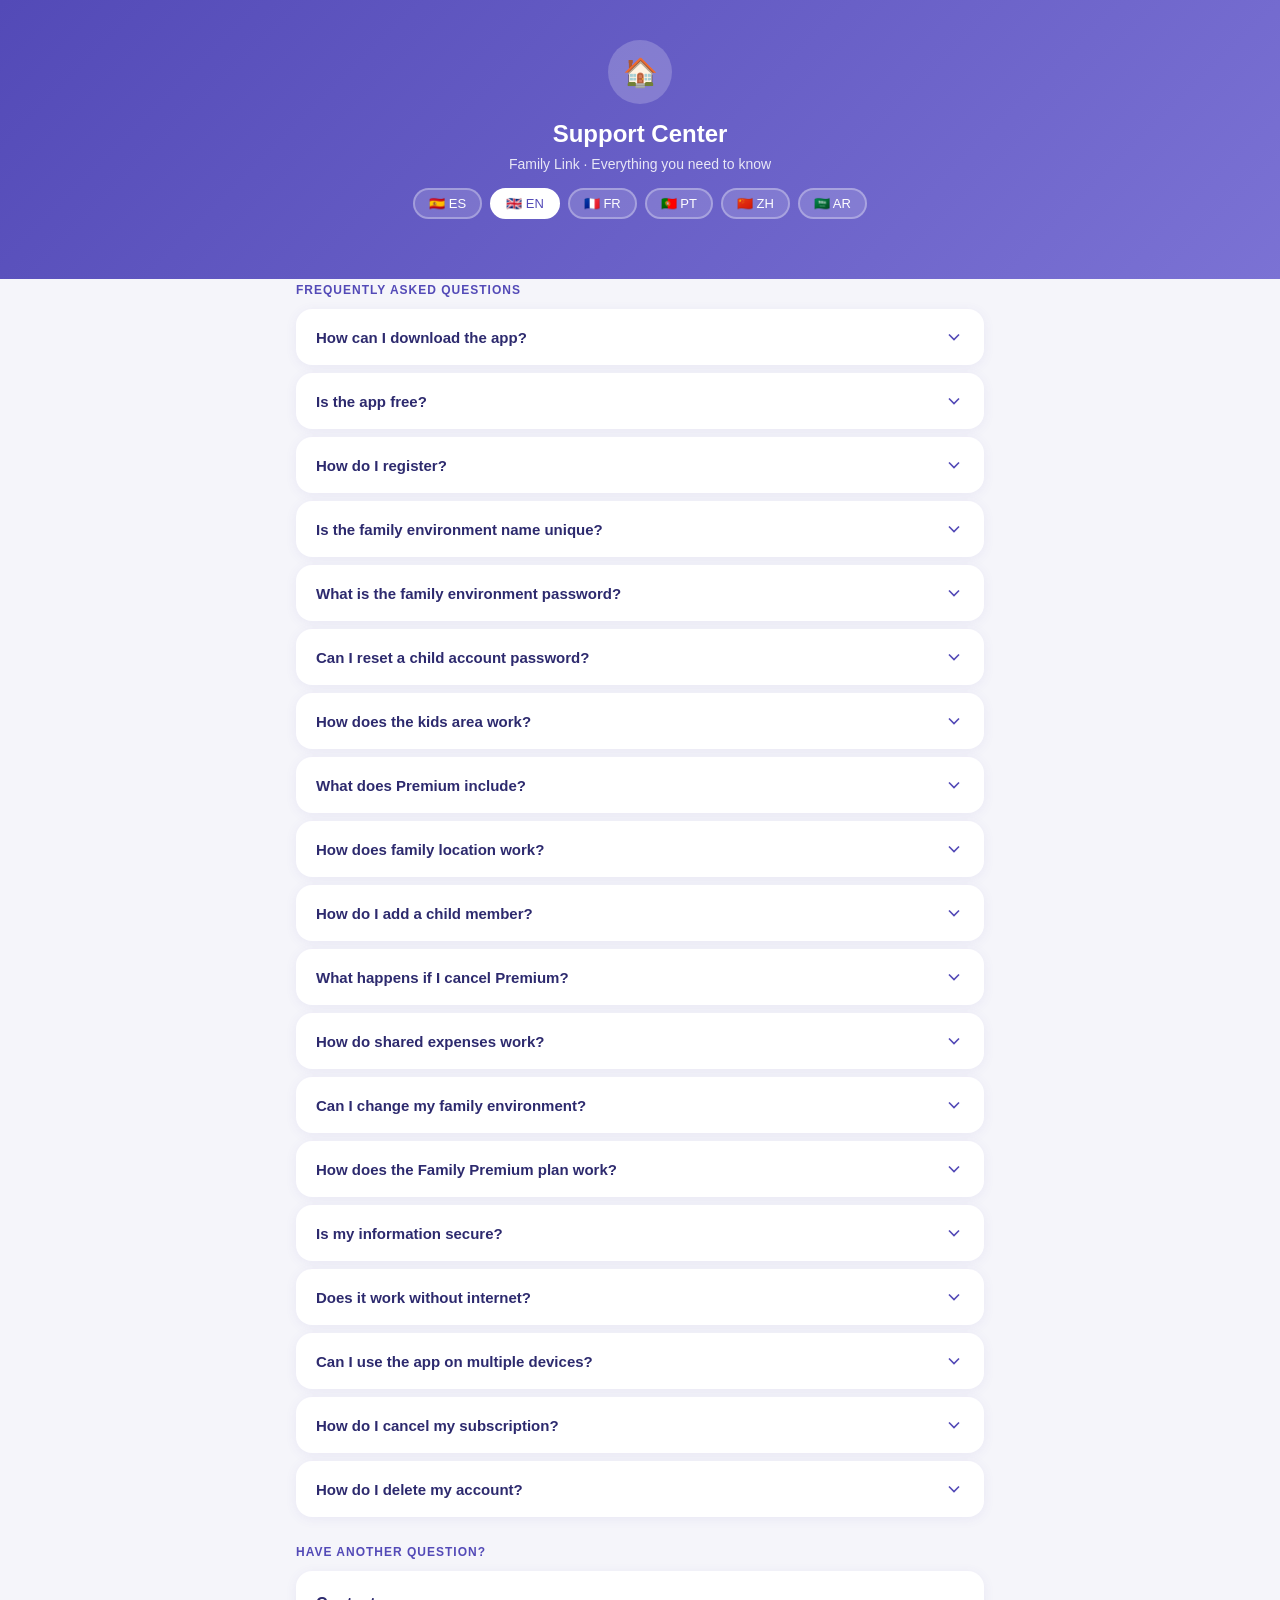
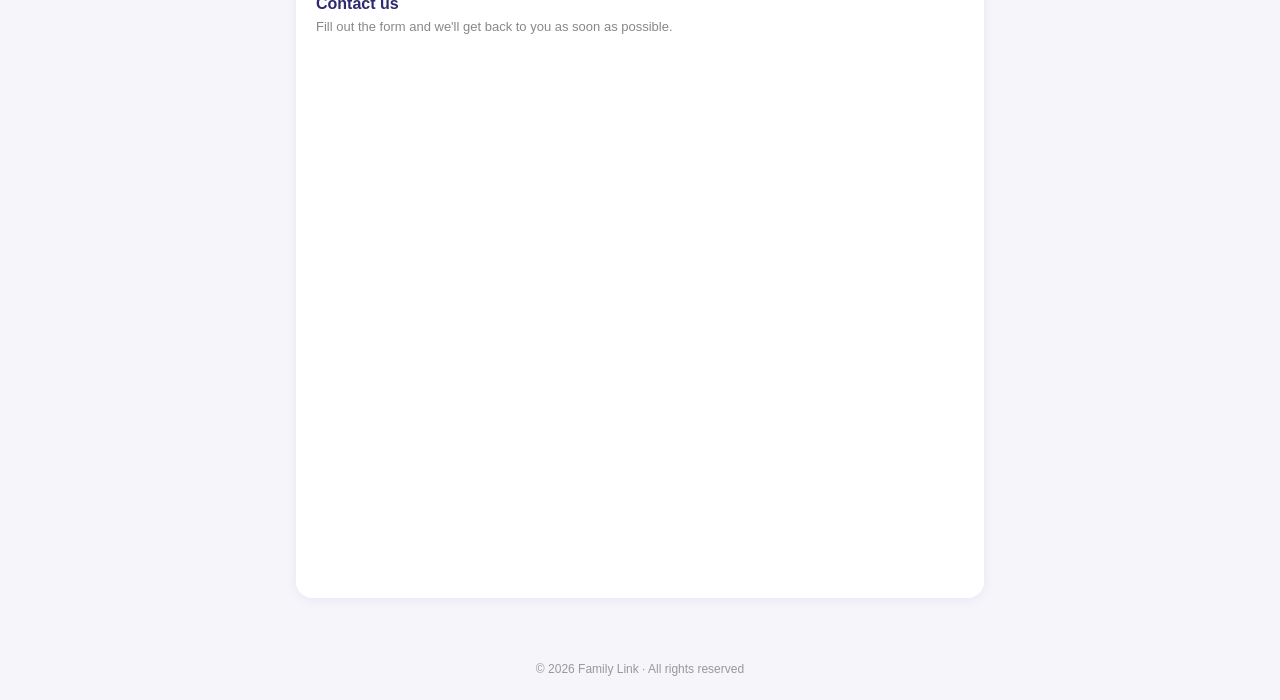
<file: index.html>
<!DOCTYPE html>
<html lang="es">
<head>
    <meta charset="UTF-8">
    <meta name="viewport" content="width=device-width, initial-scale=1.0">
    <title>Soporte Family Link</title>
    <style>
        * { margin: 0; padding: 0; box-sizing: border-box; }
        body { font-family: 'Segoe UI', Arial, sans-serif; background: #F5F5FA; color: #2D2A6E; }
        header { background: linear-gradient(135deg, #534AB7, #7B72D4); color: white; padding: 40px 24px 60px; text-align: center; }
        header h1 { font-size: 24px; font-weight: 600; margin-bottom: 8px; }
        header p { font-size: 14px; opacity: 0.85; }
        .header-icon { width: 64px; height: 64px; background: rgba(255,255,255,0.2); border-radius: 50%; display: flex; align-items: center; justify-content: center; margin: 0 auto 16px; font-size: 28px; }

        .lang-selector { display: flex; justify-content: center; gap: 8px; margin: 16px 0 0; flex-wrap: wrap; }
        .lang-btn { background: rgba(255,255,255,0.15); border: 2px solid rgba(255,255,255,0.3); color: white; padding: 6px 14px; border-radius: 20px; cursor: pointer; font-size: 13px; transition: all 0.2s; }
        .lang-btn:hover, .lang-btn.active { background: white; color: #534AB7; border-color: white; }

        main { max-width: 720px; margin: -24px auto 40px; padding: 0 16px; }
        .section-title { font-size: 12px; font-weight: 700; color: #534AB7; text-transform: uppercase; letter-spacing: 1px; margin: 28px 0 12px; }
        .faq-card { background: white; border-radius: 16px; box-shadow: 0 2px 12px rgba(83,74,183,0.08); overflow: hidden; margin-bottom: 8px; }
        .faq-question { display: flex; align-items: center; justify-content: space-between; padding: 18px 20px; cursor: pointer; font-size: 15px; font-weight: 600; color: #2D2A6E; user-select: none; transition: background 0.2s; }
        .faq-question:hover { background: #F8F7FF; }
        .faq-question .arrow { width: 20px; height: 20px; color: #534AB7; transition: transform 0.3s; flex-shrink: 0; }
        .faq-question.open .arrow { transform: rotate(180deg); }
        .faq-answer { display: none; padding: 0 20px 18px; font-size: 14px; color: #555; line-height: 1.7; border-top: 1px solid #F0EFF8; }
        .faq-answer img { display: block; max-width: 100%; border-radius: 12px; margin: 12px auto; box-shadow: 0 2px 8px rgba(0,0,0,0.1); }
        .faq-answer ul { margin: 8px 0 0 16px; }
        .form-card { background: white; border-radius: 16px; box-shadow: 0 2px 12px rgba(83,74,183,0.08); padding: 24px 20px; margin-bottom: 8px; }
        .form-card h3 { font-size: 16px; color: #2D2A6E; margin-bottom: 6px; }
        .form-card p { font-size: 13px; color: #888; margin-bottom: 16px; }
        .form-card iframe { width: 100%; border: none; border-radius: 8px; height: 520px; }
        footer { text-align: center; padding: 24px; font-size: 12px; color: #999; }
        .badge { display: inline-block; background: #EEF0FF; color: #534AB7; font-size: 11px; font-weight: 700; padding: 2px 10px; border-radius: 20px; margin-bottom: 4px; }
    </style>
</head>
<body>
<header>
    <div class="header-icon">🏠</div>
    <h1 id="header-title">Centro de Soporte</h1>
    <p id="header-sub">Family Link · Todo lo que necesitas saber</p>
    <div class="lang-selector">
        <button class="lang-btn active" onclick="setLang('es')">🇪🇸 ES</button>
        <button class="lang-btn" onclick="setLang('en')">🇬🇧 EN</button>
        <button class="lang-btn" onclick="setLang('fr')">🇫🇷 FR</button>
        <button class="lang-btn" onclick="setLang('pt')">🇵🇹 PT</button>
        <button class="lang-btn" onclick="setLang('zh')">🇨🇳 ZH</button>
        <button class="lang-btn" onclick="setLang('ar')">🇸🇦 AR</button>
    </div>
</header>

<main id="main-content"></main>

<footer id="footer-text">© 2026 Family Link · Todos los derechos reservados</footer>

<script>
const translations = {
    es: {
        headerTitle: "Centro de Soporte",
        headerSub: "Family Link · Todo lo que necesitas saber",
        faqTitle: "Preguntas frecuentes",
        contactTitle: "¿Tienes otra pregunta?",
        contactHead: "Contacta con nosotros",
        contactSub: "Rellena el formulario y te responderemos lo antes posible.",
        footer: "© 2026 Family Link · Todos los derechos reservados",
        faqs: [
            { q: "¿Cómo puedo descargar la app?", a: "La aplicación está disponible en Google Play Store. Busca <strong>Family Link</strong> e instálala en tu dispositivo Android." },
            { q: "¿Es gratuita la app?", a: "La app es gratuita. Algunas funciones avanzadas como la <strong>ubicación en tiempo real</strong> y los <strong>gastos comunes</strong> requieren una suscripción Premium. El <strong>modo supermercado</strong> está disponible con un pago único de 0,99€." },
            { q: "¿Cómo me registro?", a: "<img src='images/registro.jpg'>Completa todos los campos del formulario de registro. Necesitas un correo válido y una contraseña de al menos 6 caracteres. También deberás registrar el nombre de tu <strong>Entorno Familiar</strong> — si ya existe uno, pide el nombre exacto y la clave a un miembro de tu familia." },
            { q: "¿El nombre del entorno familiar es único?", a: "Sí, el nombre del entorno familiar es único y no puede modificarse una vez registrado. Elígelo con cuidado." },
            { q: "¿Qué es la contraseña del entorno familiar?", a: "<img src='images/pass.jpg'>Es una clave compartida entre todos los miembros del entorno. Si eres el primero en registrarte, la estableces tú y debes compartirla con el resto." },
            { q: "¿Puedo restablecer la contraseña de una cuenta infantil?", a: "No es posible restablecer la contraseña infantil directamente. Al crear la cuenta, se genera automáticamente una nota en la cuenta del adulto encargado con las credenciales de acceso del menor." },
            { q: "¿Cómo funciona el área infantil?", a: "Permite a los padres organizar tareas diarias de los niños y establecer recordatorios. Los niños acumulan puntos por cada tarea completada que pueden canjear por logros. Los padres pueden seguir el progreso desde <strong>Área infantil → Consultar tareas</strong>." },
            { q: "¿Qué incluye Premium?", a: "<span class='badge'>PREMIUM</span><br>Con Premium desbloqueas:<ul><li><strong>Ubicación familiar</strong> en tiempo real</li><li><strong>Gastos comunes</strong> compartidos</li><li><strong>Modo supermercado</strong> con escáner</li></ul><br>Disponible en planes Individual y Familiar." },
            { q: "¿Cómo funciona la ubicación familiar?", a: "Los menores comparten su ubicación automáticamente. Los adultos necesitan Premium activo para ver la ubicación desde <strong>Menú principal → Ubicación</strong>." },
            { q: "¿Cómo añado un miembro menor?", a: "Ve a <strong>Área infantil → Gestionar área infantil</strong> y pulsa el botón para crear una cuenta infantil. Se generará una nota en tu cuenta con las credenciales del menor." },
            { q: "¿Qué pasa si cancelo mi suscripción Premium?", a: "Perderás el acceso a la ubicación familiar y a los gastos comunes. Sin embargo, si compraste el modo supermercado como pago único, lo conservarás de por vida." },
            { q: "¿Cómo funcionan los gastos comunes?", a: "Crea grupos de gastos, añade quién pagó y cómo se divide. La app calcula automáticamente las deudas netas y permite registrar abonos y saldar deudas individuales." },
            { q: "¿Puedo cambiar de entorno familiar?", a: "No es posible cambiar de entorno directamente. Tendrías que eliminar tu cuenta y crear una nueva." },
            { q: "¿Cómo funciona el plan familiar Premium?", a: "<span class='badge'>FAMILIAR</span><br>Todos los adultos del entorno disfrutan de Premium con un único pago:<ul><li><strong>Familiar S</strong> — hasta 3 adultos</li><li><strong>Familiar M</strong> — hasta 5 adultos</li><li><strong>Familiar L</strong> — 6 o más adultos</li></ul>" },
            { q: "¿Es segura mi información?", a: "Sí. Toda la información se almacena en <strong>Firebase</strong> de Google con cifrado en tránsito y en reposo. Nunca vendemos ni compartimos tu información con terceros." },
            { q: "¿Funciona sin conexión a internet?", a: "Family Link necesita conexión a internet para sincronizar los datos entre los miembros de la familia." },
            { q: "¿Puedo usar la app en varios dispositivos?", a: "Sí, puedes iniciar sesión con la misma cuenta en varios dispositivos Android. Los datos se sincronizan en tiempo real." },
            { q: "¿Cómo cancelo mi suscripción?", a: "Desde <strong>Google Play → tu perfil → Suscripciones → Family Link → Cancelar</strong>. Seguirás teniendo acceso hasta el final del período pagado." },
            { q: "¿Cómo elimino mi cuenta?", a: "Ve a <strong>Ajustes → Eliminar cuenta</strong>, introduce tu contraseña y confirma. Se eliminarán permanentemente todos tus datos personales." },
        ]
    },
    en: {
        headerTitle: "Support Center",
        headerSub: "Family Link · Everything you need to know",
        faqTitle: "Frequently Asked Questions",
        contactTitle: "Have another question?",
        contactHead: "Contact us",
        contactSub: "Fill out the form and we'll get back to you as soon as possible.",
        footer: "© 2026 Family Link · All rights reserved",
        faqs: [
            { q: "How can I download the app?", a: "The app is available on the Google Play Store. Search for <strong>Family Link</strong> and install it on your Android device." },
            { q: "Is the app free?", a: "The app is free. Some advanced features like <strong>real-time location</strong> and <strong>shared expenses</strong> require a Premium subscription. <strong>Supermarket mode</strong> is available as a one-time purchase of €0.99." },
            { q: "How do I register?", a: "<img src='images/registro.jpg'>Fill in all fields in the registration form. You need a valid email and a password of at least 6 characters. You'll also need to register your <strong>Family Environment</strong> name — if one already exists, ask a family member for the exact name and key." },
            { q: "Is the family environment name unique?", a: "Yes, the family environment name is unique and cannot be changed once registered. Choose it carefully." },
            { q: "What is the family environment password?", a: "<img src='images/pass.jpg'>It's a shared key between all members. If you're the first to register, you set it and share it with the rest." },
            { q: "Can I reset a child account password?", a: "You cannot reset a child account password directly. When the account is created, a note with the credentials is automatically generated in the adult's account." },
            { q: "How does the kids area work?", a: "Parents can organize daily tasks for children and set reminders. Kids earn points for each completed task that can be exchanged for achievements. Parents can track progress from <strong>Kids Area → View tasks</strong>." },
            { q: "What does Premium include?", a: "<span class='badge'>PREMIUM</span><br>With Premium you unlock:<ul><li><strong>Family location</strong> in real time</li><li><strong>Shared expenses</strong></li><li><strong>Supermarket mode</strong> with scanner</li></ul><br>Available in Individual and Family plans." },
            { q: "How does family location work?", a: "Minors automatically share their location. Adults need an active Premium subscription to view locations from <strong>Main menu → Location</strong>." },
            { q: "How do I add a child member?", a: "Go to <strong>Kids Area → Manage kids area</strong> and tap the button to create a child account. A note with the child's credentials will be generated in your account." },
            { q: "What happens if I cancel Premium?", a: "You'll lose access to family location and shared expenses. However, if you purchased supermarket mode as a one-time payment, you'll keep it forever." },
            { q: "How do shared expenses work?", a: "Create expense groups, add who paid and how it's divided. The app automatically calculates net debts and allows you to register payments and settle individual debts." },
            { q: "Can I change my family environment?", a: "It's not possible to change environments directly. You would need to delete your account and create a new one." },
            { q: "How does the Family Premium plan work?", a: "<span class='badge'>FAMILY</span><br>All adults in the environment enjoy Premium with a single payment:<ul><li><strong>Family S</strong> — up to 3 adults</li><li><strong>Family M</strong> — up to 5 adults</li><li><strong>Family L</strong> — 6 or more adults</li></ul>" },
            { q: "Is my information secure?", a: "Yes. All data is stored in Google's <strong>Firebase</strong> with encryption in transit and at rest. We never sell or share your data with third parties." },
            { q: "Does it work without internet?", a: "Family Link needs an internet connection to sync data between family members." },
            { q: "Can I use the app on multiple devices?", a: "Yes, you can log in with the same account on multiple Android devices. Data syncs in real time." },
            { q: "How do I cancel my subscription?", a: "From <strong>Google Play → your profile → Subscriptions → Family Link → Cancel</strong>. You'll keep access until the end of the paid period." },
            { q: "How do I delete my account?", a: "Go to <strong>Settings → Delete account</strong>, enter your password and confirm. All your personal data will be permanently deleted." },
        ]
    },
    fr: {
        headerTitle: "Centre d'assistance",
        headerSub: "Family Link · Tout ce que vous devez savoir",
        faqTitle: "Questions fréquentes",
        contactTitle: "Vous avez une autre question?",
        contactHead: "Contactez-nous",
        contactSub: "Remplissez le formulaire et nous vous répondrons dès que possible.",
        footer: "© 2026 Family Link · Tous droits réservés",
        faqs: [
            { q: "Comment télécharger l'application?", a: "L'application est disponible sur Google Play Store. Recherchez <strong>Family Link</strong> et installez-la sur votre appareil Android." },
            { q: "L'application est-elle gratuite?", a: "L'application est gratuite. Certaines fonctions avancées comme la <strong>localisation en temps réel</strong> et les <strong>dépenses communes</strong> nécessitent un abonnement Premium. Le <strong>mode supermarché</strong> est disponible en achat unique à 0,99€." },
            { q: "Comment m'inscrire?", a: "<img src='images/registro.jpg'>Remplissez tous les champs du formulaire. Vous avez besoin d'un email valide et d'un mot de passe d'au moins 6 caractères. Vous devrez aussi enregistrer le nom de votre <strong>Environnement Familial</strong>." },
            { q: "Le nom de l'environnement familial est-il unique?", a: "Oui, il est unique et ne peut pas être modifié une fois enregistré. Choisissez-le avec soin." },
            { q: "Qu'est-ce que le mot de passe de l'environnement familial?", a: "<img src='images/pass.jpg'>C'est une clé partagée entre tous les membres. Si vous êtes le premier à vous inscrire, vous la définissez et la partagez avec les autres." },
            { q: "Puis-je réinitialiser le mot de passe d'un compte enfant?", a: "Non. Lors de la création du compte enfant, une note avec les identifiants est automatiquement générée dans le compte de l'adulte responsable." },
            { q: "Comment fonctionne l'espace enfants?", a: "Les parents peuvent organiser les tâches quotidiennes des enfants. Les enfants gagnent des points pour chaque tâche accomplie. Les parents peuvent suivre la progression depuis <strong>Espace enfants → Consulter les tâches</strong>." },
            { q: "Que comprend Premium?", a: "<span class='badge'>PREMIUM</span><br>Avec Premium vous débloquez:<ul><li><strong>Localisation familiale</strong> en temps réel</li><li><strong>Dépenses communes</strong></li><li><strong>Mode supermarché</strong> avec scanner</li></ul>" },
            { q: "Comment fonctionne la localisation familiale?", a: "Les mineurs partagent automatiquement leur localisation. Les adultes ont besoin de Premium actif pour voir les localisations depuis <strong>Menu principal → Localisation</strong>." },
            { q: "Comment ajouter un membre mineur?", a: "Allez dans <strong>Espace enfants → Gérer l'espace enfants</strong> et appuyez sur le bouton pour créer un compte enfant." },
            { q: "Que se passe-t-il si j'annule Premium?", a: "Vous perdrez l'accès à la localisation et aux dépenses communes. Le mode supermarché acheté en paiement unique reste acquis." },
            { q: "Comment fonctionnent les dépenses communes?", a: "Créez des groupes de dépenses, ajoutez qui a payé et comment c'est divisé. L'application calcule automatiquement les dettes nettes." },
            { q: "Puis-je changer d'environnement familial?", a: "Non, ce n'est pas possible directement. Vous devriez supprimer votre compte et en créer un nouveau." },
            { q: "Comment fonctionne le plan familial Premium?", a: "<span class='badge'>FAMILLE</span><br>Tous les adultes profitent de Premium avec un seul paiement:<ul><li><strong>Famille S</strong> — jusqu'à 3 adultes</li><li><strong>Famille M</strong> — jusqu'à 5 adultes</li><li><strong>Famille L</strong> — 6 adultes ou plus</li></ul>" },
            { q: "Mes informations sont-elles sécurisées?", a: "Oui. Toutes les données sont stockées dans <strong>Firebase</strong> de Google avec chiffrement. Nous ne vendons jamais vos données." },
            { q: "Fonctionne-t-il sans internet?", a: "Family Link nécessite une connexion internet pour synchroniser les données." },
            { q: "Puis-je utiliser l'app sur plusieurs appareils?", a: "Oui, vous pouvez vous connecter avec le même compte sur plusieurs appareils Android." },
            { q: "Comment annuler mon abonnement?", a: "Depuis <strong>Google Play → votre profil → Abonnements → Family Link → Annuler</strong>." },
            { q: "Comment supprimer mon compte?", a: "Allez dans <strong>Paramètres → Supprimer le compte</strong>, entrez votre mot de passe et confirmez." },
        ]
    },
    pt: {
        headerTitle: "Centro de Suporte",
        headerSub: "Family Link · Tudo o que precisas saber",
        faqTitle: "Perguntas Frequentes",
        contactTitle: "Tens outra pergunta?",
        contactHead: "Contacta-nos",
        contactSub: "Preenche o formulário e responderemos o mais rápido possível.",
        footer: "© 2026 Family Link · Todos os direitos reservados",
        faqs: [
            { q: "Como posso descarregar a app?", a: "A aplicação está disponível na Google Play Store. Procura <strong>Family Link</strong> e instala-a no teu dispositivo Android." },
            { q: "A app é gratuita?", a: "A app é gratuita. Algumas funções avançadas como a <strong>localização em tempo real</strong> e as <strong>despesas comuns</strong> requerem uma subscrição Premium. O <strong>modo supermercado</strong> está disponível com um pagamento único de 0,99€." },
            { q: "Como me registo?", a: "<img src='images/registro.jpg'>Preenche todos os campos do formulário de registo. Precisas de um email válido e uma palavra-passe de pelo menos 6 caracteres." },
            { q: "O nome do ambiente familiar é único?", a: "Sim, é único e não pode ser alterado após o registo. Escolhe-o com cuidado." },
            { q: "O que é a palavra-passe do ambiente familiar?", a: "<img src='images/pass.jpg'>É uma chave partilhada entre todos os membros. Se fores o primeiro a registar-te, defines-a e partilhas com os restantes." },
            { q: "Posso redefinir a palavra-passe de uma conta infantil?", a: "Não é possível redefinir diretamente. Ao criar a conta, uma nota com as credenciais é gerada automaticamente na conta do adulto responsável." },
            { q: "Como funciona a área infantil?", a: "Os pais podem organizar tarefas diárias das crianças. As crianças acumulam pontos por cada tarefa concluída. Os pais podem acompanhar o progresso em <strong>Área infantil → Consultar tarefas</strong>." },
            { q: "O que inclui o Premium?", a: "<span class='badge'>PREMIUM</span><br>Com Premium desbloqueias:<ul><li><strong>Localização familiar</strong> em tempo real</li><li><strong>Despesas comuns</strong></li><li><strong>Modo supermercado</strong> com scanner</li></ul>" },
            { q: "Como funciona a localização familiar?", a: "Os menores partilham a sua localização automaticamente. Os adultos precisam de Premium ativo para ver as localizações em <strong>Menu principal → Localização</strong>." },
            { q: "Como adiciono um membro menor?", a: "Vai a <strong>Área infantil → Gerir área infantil</strong> e toca no botão para criar uma conta infantil." },
            { q: "O que acontece se cancelar o Premium?", a: "Perderás o acesso à localização e às despesas comuns. O modo supermercado comprado como pagamento único fica para sempre." },
            { q: "Como funcionam as despesas comuns?", a: "Cria grupos de despesas, adiciona quem pagou e como se divide. A app calcula automaticamente as dívidas líquidas." },
            { q: "Posso mudar de ambiente familiar?", a: "Não é possível mudar diretamente. Teria de eliminar a conta e criar uma nova." },
            { q: "Como funciona o plano familiar Premium?", a: "<span class='badge'>FAMILIAR</span><br>Todos os adultos do ambiente desfrutam de Premium com um único pagamento:<ul><li><strong>Familiar S</strong> — até 3 adultos</li><li><strong>Familiar M</strong> — até 5 adultos</li><li><strong>Familiar L</strong> — 6 ou mais adultos</li></ul>" },
            { q: "A minha informação é segura?", a: "Sim. Todos os dados são armazenados no <strong>Firebase</strong> da Google com encriptação. Nunca vendemos os teus dados." },
            { q: "Funciona sem internet?", a: "Family Link precisa de ligação à internet para sincronizar os dados." },
            { q: "Posso usar a app em vários dispositivos?", a: "Sim, podes iniciar sessão com a mesma conta em vários dispositivos Android." },
            { q: "Como cancelo a minha subscrição?", a: "Em <strong>Google Play → o teu perfil → Subscrições → Family Link → Cancelar</strong>." },
            { q: "Como elimino a minha conta?", a: "Vai a <strong>Definições → Eliminar conta</strong>, introduz a tua palavra-passe e confirma." },
        ]
    },
    zh: {
        headerTitle: "支持中心",
        headerSub: "Family Link · 您需要了解的一切",
        faqTitle: "常见问题",
        contactTitle: "还有其他问题？",
        contactHead: "联系我们",
        contactSub: "填写表格，我们会尽快回复您。",
        footer: "© 2026 Family Link · 保留所有权利",
        faqs: [
            { q: "如何下载应用程序？", a: "该应用程序可在 Google Play 商店下载。搜索 <strong>Family Link</strong> 并安装到您的 Android 设备上。" },
            { q: "应用程序免费吗？", a: "应用程序是免费的。<strong>实时位置</strong>和<strong>共同支出</strong>等高级功能需要 Premium 订阅。<strong>超市模式</strong>可一次性购买，价格为 0.99€。" },
            { q: "如何注册？", a: "<img src='images/registro.jpg'>填写注册表格中的所有字段。您需要一个有效的电子邮件和至少6个字符的密码，以及您的<strong>家庭环境</strong>名称。" },
            { q: "家庭环境名称是唯一的吗？", a: "是的，家庭环境名称是唯一的，注册后无法更改。请谨慎选择。" },
            { q: "什么是家庭环境密码？", a: "<img src='images/pass.jpg'>这是所有成员共享的密钥。如果您是第一个注册的人，您需要设置它并与其他人共享。" },
            { q: "我可以重置儿童账户密码吗？", a: "不能直接重置。创建账户时，会在成人账户中自动生成一个包含儿童账户凭据的笔记。" },
            { q: "儿童区如何运作？", a: "家长可以为孩子组织日常任务。孩子每完成一项任务就可以积累积分。家长可以从<strong>儿童区 → 查看任务</strong>跟踪进度。" },
            { q: "Premium 包含什么？", a: "<span class='badge'>PREMIUM</span><br>使用 Premium 解锁：<ul><li><strong>家庭位置</strong>实时追踪</li><li><strong>共同支出</strong>管理</li><li><strong>超市模式</strong>扫描仪</li></ul>" },
            { q: "家庭位置如何运作？", a: "未成年人自动共享位置。成人需要激活 Premium 才能从<strong>主菜单 → 位置</strong>查看位置。" },
            { q: "如何添加未成年成员？", a: "前往<strong>儿童区 → 管理儿童区</strong>，点击创建儿童账户的按钮。" },
            { q: "取消 Premium 会怎样？", a: "您将失去对家庭位置和共同支出的访问权限。但如果您以一次性付款购买了超市模式，将永久保留。" },
            { q: "共同支出如何运作？", a: "创建支出群组，添加谁付款以及如何分摊。应用程序自动计算净债务。" },
            { q: "我可以更换家庭环境吗？", a: "不能直接更换。您需要删除账户并重新创建一个。" },
            { q: "家庭 Premium 计划如何运作？", a: "<span class='badge'>家庭</span><br>环境中的所有成人只需一次付款即可享受完整 Premium：<ul><li><strong>家庭 S</strong> — 最多3名成人</li><li><strong>家庭 M</strong> — 最多5名成人</li><li><strong>家庭 L</strong> — 6名或更多成人</li></ul>" },
            { q: "我的信息安全吗？", a: "是的。所有数据都存储在 Google 的 <strong>Firebase</strong> 中，具有传输和静止加密。我们从不出售您的数据。" },
            { q: "没有网络可以使用吗？", a: "Family Link 需要互联网连接才能在家庭成员之间同步数据。" },
            { q: "我可以在多个设备上使用该应用程序吗？", a: "是的，您可以在多个 Android 设备上使用同一账户登录。" },
            { q: "如何取消订阅？", a: "从 <strong>Google Play → 您的个人资料 → 订阅 → Family Link → 取消</strong>。" },
            { q: "如何删除我的账户？", a: "前往<strong>设置 → 删除账户</strong>，输入密码并确认。" },
        ]
    },
    ar: {
        headerTitle: "مركز الدعم",
        headerSub: "Family Link · كل ما تحتاج معرفته",
        faqTitle: "الأسئلة الشائعة",
        contactTitle: "هل لديك سؤال آخر؟",
        contactHead: "تواصل معنا",
        contactSub: "املأ النموذج وسنرد عليك في أقرب وقت ممكن.",
        footer: "© 2026 Family Link · جميع الحقوق محفوظة",
        faqs: [
            { q: "كيف يمكنني تنزيل التطبيق؟", a: "التطبيق متاح على متجر Google Play. ابحث عن <strong>Family Link</strong> وقم بتثبيته على جهاز Android الخاص بك." },
            { q: "هل التطبيق مجاني؟", a: "التطبيق مجاني. بعض الميزات المتقدمة مثل <strong>الموقع الفوري</strong> و<strong>المصاريف المشتركة</strong> تتطلب اشتراك Premium. <strong>وضع السوبرماركت</strong> متاح بدفعة واحدة بقيمة 0.99€." },
            { q: "كيف أسجل؟", a: "<img src='images/registro.jpg'>أكمل جميع حقول نموذج التسجيل. تحتاج إلى بريد إلكتروني صالح وكلمة مرور من 6 أحرف على الأقل، بالإضافة إلى اسم <strong>بيئتك العائلية</strong>." },
            { q: "هل اسم البيئة العائلية فريد؟", a: "نعم، اسم البيئة العائلية فريد ولا يمكن تغييره بعد التسجيل. اختره بعناية." },
            { q: "ما هي كلمة مرور البيئة العائلية؟", a: "<img src='images/pass.jpg'>إنها مفتاح مشترك بين جميع الأعضاء. إذا كنت أول من يسجل، فأنت تحددها وتشاركها مع الآخرين." },
            { q: "هل يمكنني إعادة تعيين كلمة مرور حساب الأطفال؟", a: "لا يمكن إعادة التعيين مباشرة. عند إنشاء الحساب، يتم إنشاء ملاحظة تلقائياً في حساب البالغ المسؤول مع بيانات اعتماد الطفل." },
            { q: "كيف تعمل منطقة الأطفال؟", a: "يمكن للآباء تنظيم المهام اليومية للأطفال. يجمع الأطفال نقاطاً مقابل كل مهمة مكتملة. يمكن للآباء متابعة التقدم من <strong>منطقة الأطفال → عرض المهام</strong>." },
            { q: "ماذا يتضمن Premium؟", a: "<span class='badge'>PREMIUM</span><br>مع Premium تفتح:<ul><li><strong>الموقع العائلي</strong> في الوقت الفعلي</li><li><strong>المصاريف المشتركة</strong></li><li><strong>وضع السوبرماركت</strong> مع الماسح</li></ul>" },
            { q: "كيف يعمل الموقع العائلي؟", a: "يشارك القاصرون موقعهم تلقائياً. يحتاج البالغون إلى Premium نشط لرؤية المواقع من <strong>القائمة الرئيسية → الموقع</strong>." },
            { q: "كيف أضيف عضواً قاصراً؟", a: "اذهب إلى <strong>منطقة الأطفال → إدارة منطقة الأطفال</strong> واضغط على زر إنشاء حساب للأطفال." },
            { q: "ماذا يحدث إذا ألغيت Premium؟", a: "ستفقد الوصول إلى الموقع والمصاريف المشتركة. لكن إذا اشتريت وضع السوبرماركت كدفعة واحدة، فستحتفظ به إلى الأبد." },
            { q: "كيف تعمل المصاريف المشتركة؟", a: "أنشئ مجموعات مصاريف، أضف من دفع وكيف يتم التقسيم. يحسب التطبيق تلقائياً الديون الصافية." },
            { q: "هل يمكنني تغيير البيئة العائلية؟", a: "لا يمكن التغيير مباشرة. ستحتاج إلى حذف حسابك وإنشاء حساب جديد." },
            { q: "كيف يعمل خطة Premium العائلية؟", a: "<span class='badge'>عائلي</span><br>جميع البالغين في البيئة يستمتعون بـ Premium بدفعة واحدة:<ul><li><strong>عائلي S</strong> — حتى 3 بالغين</li><li><strong>عائلي M</strong> — حتى 5 بالغين</li><li><strong>عائلي L</strong> — 6 بالغين أو أكثر</li></ul>" },
            { q: "هل معلوماتي آمنة؟", a: "نعم. يتم تخزين جميع البيانات في <strong>Firebase</strong> من Google مع تشفير. لا نبيع بياناتك أبداً." },
            { q: "هل يعمل بدون إنترنت؟", a: "يحتاج Family Link إلى اتصال بالإنترنت لمزامنة البيانات بين أفراد العائلة." },
            { q: "هل يمكنني استخدام التطبيق على أجهزة متعددة؟", a: "نعم، يمكنك تسجيل الدخول بنفس الحساب على أجهزة Android متعددة." },
            { q: "كيف ألغي اشتراكي؟", a: "من <strong>Google Play → ملفك الشخصي → الاشتراكات → Family Link → إلغاء</strong>." },
            { q: "كيف أحذف حسابي؟", a: "اذهب إلى <strong>الإعدادات → حذف الحساب</strong>، أدخل كلمة مرورك وأكد." },
        ]
    }
};

function setLang(lang) {
    const t = translations[lang];
    document.getElementById('header-title').textContent = t.headerTitle;
    document.getElementById('header-sub').textContent = t.headerSub;
    document.getElementById('footer-text').textContent = t.footer;
    document.querySelectorAll('.lang-btn').forEach(b => b.classList.remove('active'));
    document.querySelector(`[onclick="setLang('${lang}')"]`).classList.add('active');

    const main = document.getElementById('main-content');
    main.innerHTML = `
        <div class="section-title">${t.faqTitle}</div>
        ${t.faqs.map(f => `
        <div class="faq-card">
            <div class="faq-question">
                ${f.q}
                <svg class="arrow" viewBox="0 0 24 24" fill="none" stroke="currentColor" stroke-width="2"><polyline points="6 9 12 15 18 9"/></svg>
            </div>
            <div class="faq-answer">${f.a}</div>
        </div>`).join('')}
        <div class="section-title">${t.contactTitle}</div>
        <div class="form-card">
            <h3>${t.contactHead}</h3>
            <p>${t.contactSub}</p>
            <iframe src="https://docs.google.com/forms/d/e/1FAIpQLSd_H3ArxDQkkCSdhRPyDRU8dgfE5uEbh4rc0TwUMD7yg-D_CQ/viewform?embedded=true" title="Formulario">Cargando…</iframe>
        </div>
    `;

    // RTL para árabe
    document.body.style.direction = lang === 'ar' ? 'rtl' : 'ltr';

    // Eventos acordeón
    document.querySelectorAll('.faq-question').forEach(q => {
        q.addEventListener('click', () => {
            const answer = q.nextElementSibling;
            const isOpen = answer.style.display === 'block';
            document.querySelectorAll('.faq-answer').forEach(a => a.style.display = 'none');
            document.querySelectorAll('.faq-question').forEach(q2 => q2.classList.remove('open'));
            if (!isOpen) { answer.style.display = 'block'; q.classList.add('open'); }
        });
    });

    localStorage.setItem('fl_lang', lang);
}

// Detectar idioma guardado o del navegador
const saved = localStorage.getItem('fl_lang');
const browserLang = navigator.language.substring(0, 2);
const defaultLang = saved || (['es','en','fr','pt','zh','ar'].includes(browserLang) ? browserLang : 'es');
setLang(defaultLang);
</script>
</body>
</html>
</file>
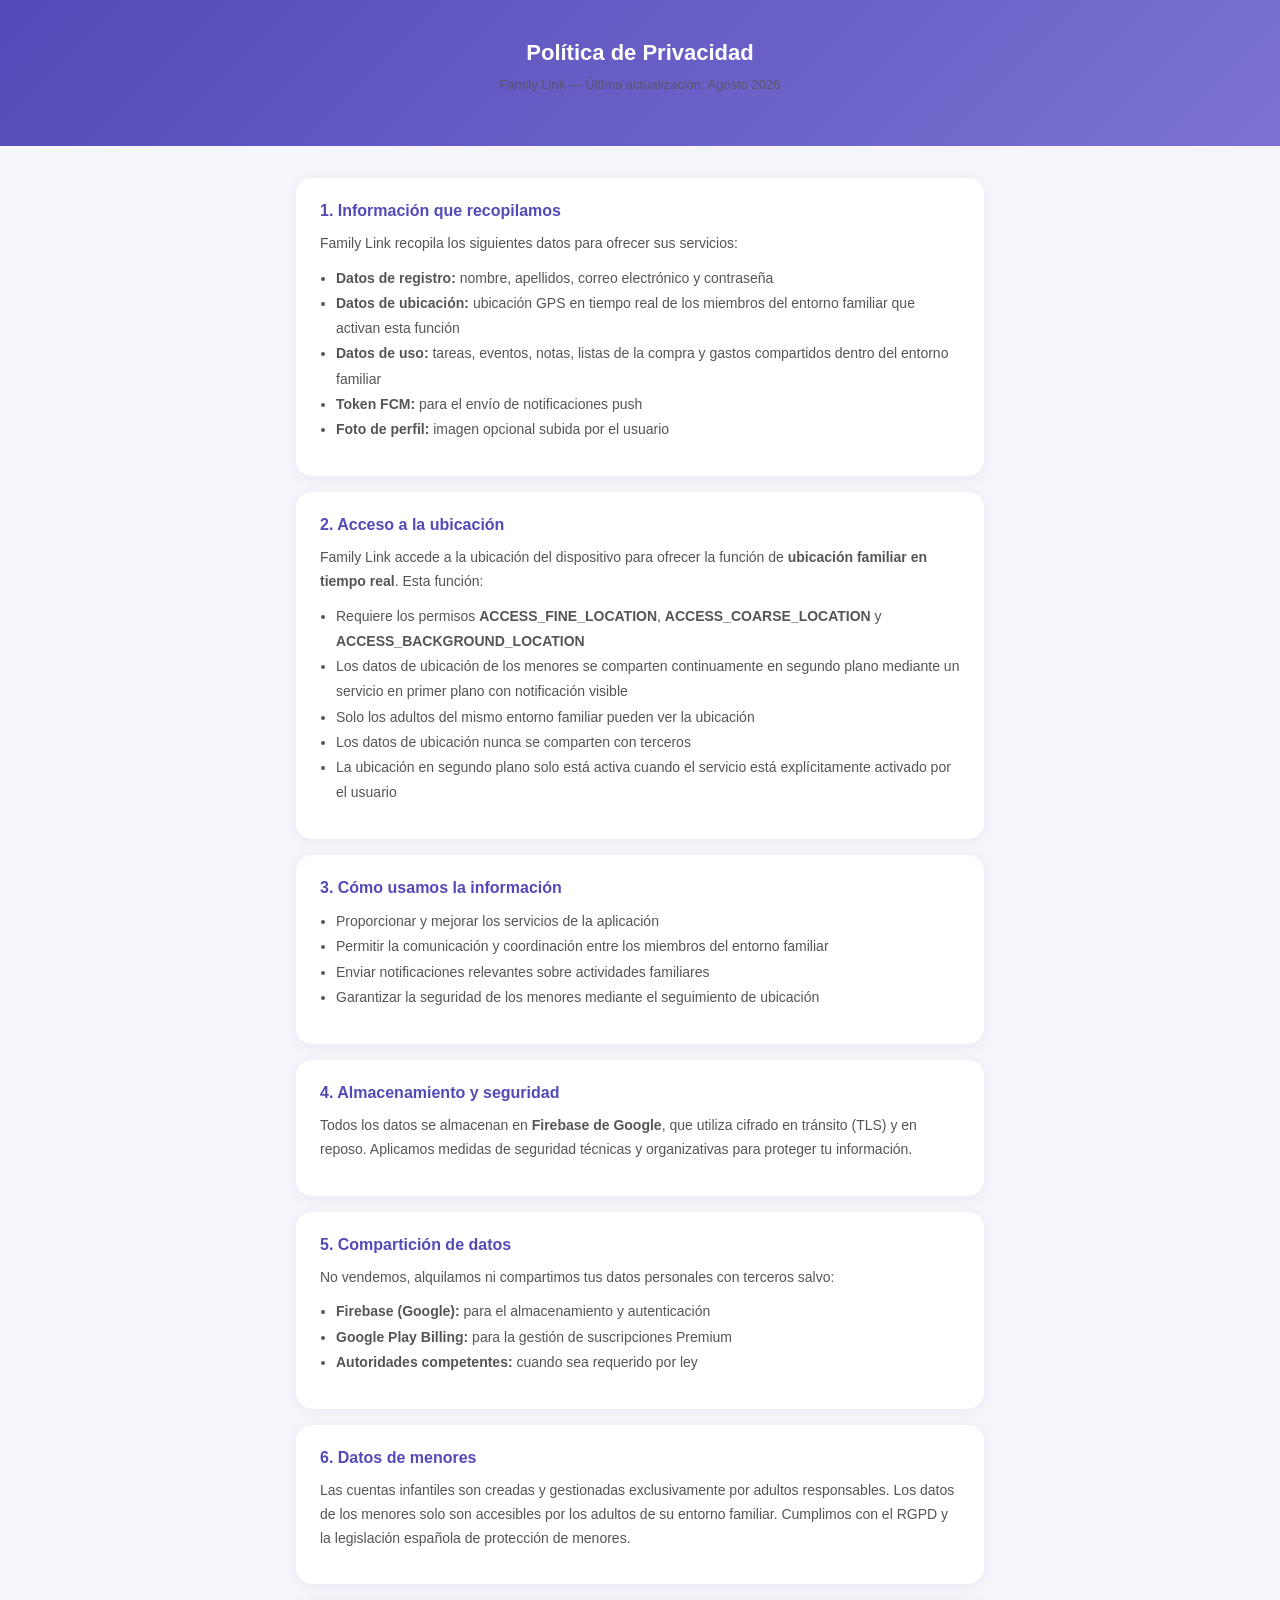
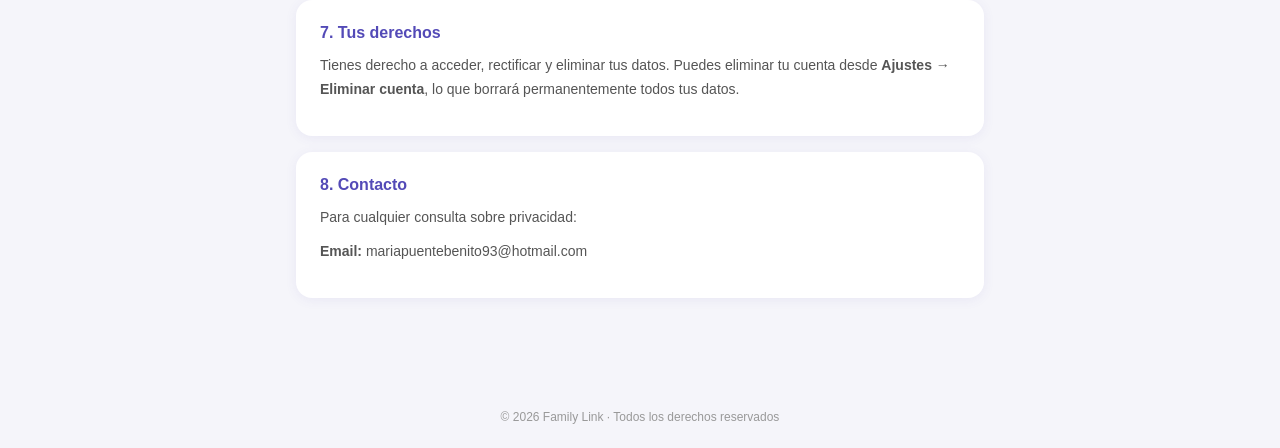
<file: privacidad.html>
<!DOCTYPE html>
<html lang="es">
<head>
    <meta charset="UTF-8">
    <meta name="viewport" content="width=device-width, initial-scale=1.0">
    <title>Política de Privacidad — Family Link</title>
    <style>
        * { margin: 0; padding: 0; box-sizing: border-box; }
        body { font-family: 'Segoe UI', Arial, sans-serif; background: #F5F5FA; color: #2D2A6E; }
        header { background: linear-gradient(135deg, #534AB7, #7B72D4); color: white; padding: 40px 24px; text-align: center; }
        header h1 { font-size: 22px; font-weight: 600; margin-bottom: 8px; }
        header p { font-size: 13px; opacity: 0.85; }
        main { max-width: 720px; margin: 32px auto; padding: 0 16px 40px; }
        .card { background: white; border-radius: 16px; box-shadow: 0 2px 12px rgba(83,74,183,0.08); padding: 24px; margin-bottom: 16px; }
        h2 { font-size: 16px; color: #534AB7; margin-bottom: 12px; }
        p { font-size: 14px; color: #555; line-height: 1.7; margin-bottom: 10px; }
        ul { margin: 8px 0 10px 16px; font-size: 14px; color: #555; line-height: 1.8; }
        footer { text-align: center; padding: 24px; font-size: 12px; color: #999; }
    </style>
</head>
<body>
<header>
    <h1>Política de Privacidad</h1>
    <p>Family Link — Última actualización: Agosto 2026</p>
</header>
<main>
    <div class="card">
        <h2>1. Información que recopilamos</h2>
        <p>Family Link recopila los siguientes datos para ofrecer sus servicios:</p>
        <ul>
            <li><strong>Datos de registro:</strong> nombre, apellidos, correo electrónico y contraseña</li>
            <li><strong>Datos de ubicación:</strong> ubicación GPS en tiempo real de los miembros del entorno familiar que activan esta función</li>
            <li><strong>Datos de uso:</strong> tareas, eventos, notas, listas de la compra y gastos compartidos dentro del entorno familiar</li>
            <li><strong>Token FCM:</strong> para el envío de notificaciones push</li>
            <li><strong>Foto de perfil:</strong> imagen opcional subida por el usuario</li>
        </ul>
    </div>

    <div class="card">
        <h2>2. Acceso a la ubicación</h2>
        <p>Family Link accede a la ubicación del dispositivo para ofrecer la función de <strong>ubicación familiar en tiempo real</strong>. Esta función:</p>
        <ul>
            <li>Requiere los permisos <strong>ACCESS_FINE_LOCATION</strong>, <strong>ACCESS_COARSE_LOCATION</strong> y <strong>ACCESS_BACKGROUND_LOCATION</strong></li>
            <li>Los datos de ubicación de los menores se comparten continuamente en segundo plano mediante un servicio en primer plano con notificación visible</li>
            <li>Solo los adultos del mismo entorno familiar pueden ver la ubicación</li>
            <li>Los datos de ubicación nunca se comparten con terceros</li>
            <li>La ubicación en segundo plano solo está activa cuando el servicio está explícitamente activado por el usuario</li>
        </ul>
    </div>

    <div class="card">
        <h2>3. Cómo usamos la información</h2>
        <ul>
            <li>Proporcionar y mejorar los servicios de la aplicación</li>
            <li>Permitir la comunicación y coordinación entre los miembros del entorno familiar</li>
            <li>Enviar notificaciones relevantes sobre actividades familiares</li>
            <li>Garantizar la seguridad de los menores mediante el seguimiento de ubicación</li>
        </ul>
    </div>

    <div class="card">
        <h2>4. Almacenamiento y seguridad</h2>
        <p>Todos los datos se almacenan en <strong>Firebase de Google</strong>, que utiliza cifrado en tránsito (TLS) y en reposo. Aplicamos medidas de seguridad técnicas y organizativas para proteger tu información.</p>
    </div>

    <div class="card">
        <h2>5. Compartición de datos</h2>
        <p>No vendemos, alquilamos ni compartimos tus datos personales con terceros salvo:</p>
        <ul>
            <li><strong>Firebase (Google):</strong> para el almacenamiento y autenticación</li>
            <li><strong>Google Play Billing:</strong> para la gestión de suscripciones Premium</li>
            <li><strong>Autoridades competentes:</strong> cuando sea requerido por ley</li>
        </ul>
    </div>

    <div class="card">
        <h2>6. Datos de menores</h2>
        <p>Las cuentas infantiles son creadas y gestionadas exclusivamente por adultos responsables. Los datos de los menores solo son accesibles por los adultos de su entorno familiar. Cumplimos con el RGPD y la legislación española de protección de menores.</p>
    </div>

    <div class="card">
        <h2>7. Tus derechos</h2>
        <p>Tienes derecho a acceder, rectificar y eliminar tus datos. Puedes eliminar tu cuenta desde <strong>Ajustes → Eliminar cuenta</strong>, lo que borrará permanentemente todos tus datos.</p>
    </div>

    <div class="card">
        <h2>8. Contacto</h2>
        <p>Para cualquier consulta sobre privacidad:</p>
        <p><strong>Email:</strong> mariapuentebenito93@hotmail.com</p>
    </div>
</main>
<footer>© 2026 Family Link · Todos los derechos reservados</footer>
</body>
</html>
</file>
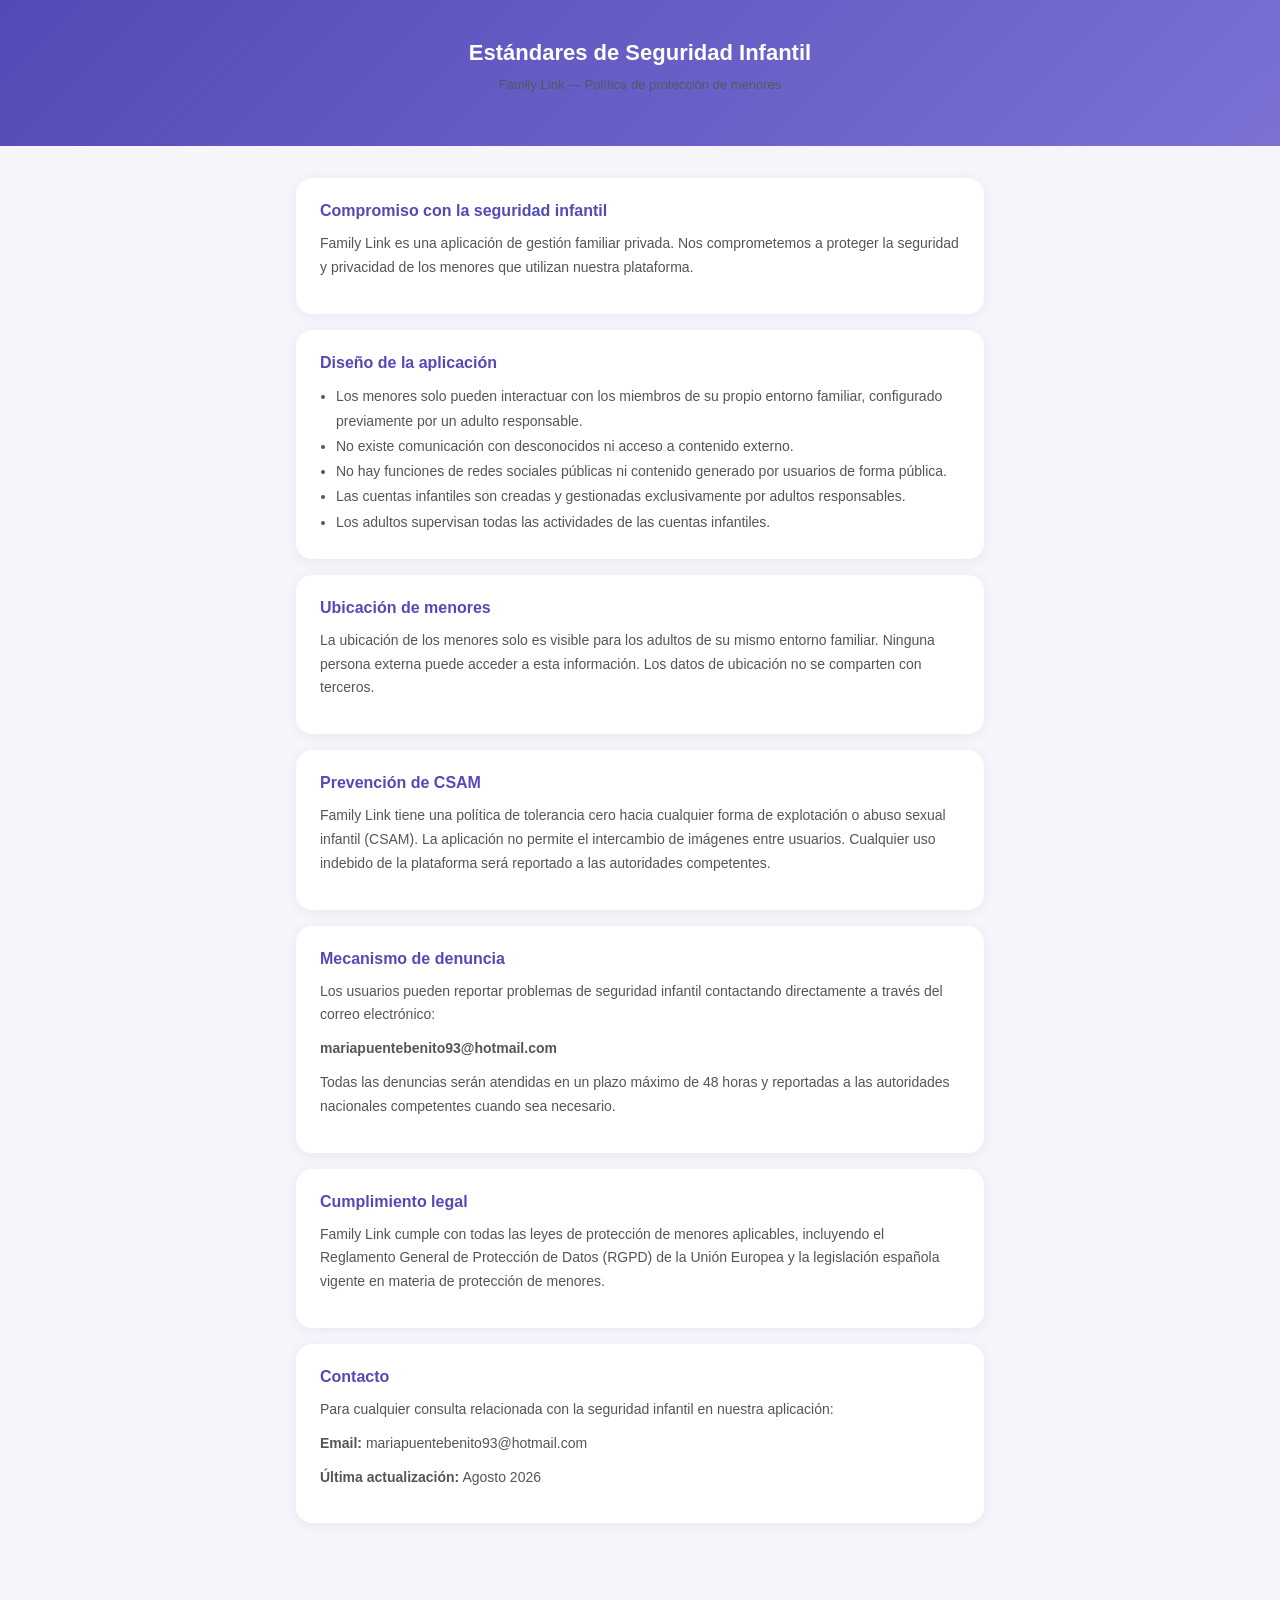
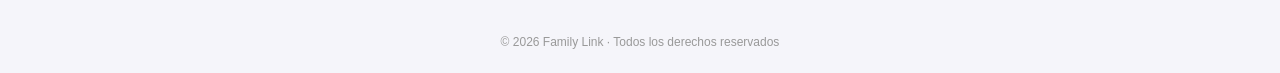
<file: seguridad-infantil.html>
<!DOCTYPE html>
<html lang="es">
<head>
    <meta charset="UTF-8">
    <meta name="viewport" content="width=device-width, initial-scale=1.0">
    <title>Estándares de Seguridad Infantil — Family Link</title>
    <style>
        * { margin: 0; padding: 0; box-sizing: border-box; }
        body { font-family: 'Segoe UI', Arial, sans-serif; background: #F5F5FA; color: #2D2A6E; }
        header { background: linear-gradient(135deg, #534AB7, #7B72D4); color: white; padding: 40px 24px; text-align: center; }
        header h1 { font-size: 22px; font-weight: 600; margin-bottom: 8px; }
        header p { font-size: 13px; opacity: 0.85; }
        main { max-width: 720px; margin: 32px auto; padding: 0 16px 40px; }
        .card { background: white; border-radius: 16px; box-shadow: 0 2px 12px rgba(83,74,183,0.08); padding: 24px; margin-bottom: 16px; }
        h2 { font-size: 16px; color: #534AB7; margin-bottom: 12px; }
        p { font-size: 14px; color: #555; line-height: 1.7; margin-bottom: 10px; }
        ul { margin: 8px 0 0 16px; font-size: 14px; color: #555; line-height: 1.8; }
        footer { text-align: center; padding: 24px; font-size: 12px; color: #999; }
    </style>
</head>
<body>
<header>
    <h1>Estándares de Seguridad Infantil</h1>
    <p>Family Link — Política de protección de menores</p>
</header>
<main>
    <div class="card">
        <h2>Compromiso con la seguridad infantil</h2>
        <p>Family Link es una aplicación de gestión familiar privada. Nos comprometemos a proteger la seguridad y privacidad de los menores que utilizan nuestra plataforma.</p>
    </div>

    <div class="card">
        <h2>Diseño de la aplicación</h2>
        <ul>
            <li>Los menores solo pueden interactuar con los miembros de su propio entorno familiar, configurado previamente por un adulto responsable.</li>
            <li>No existe comunicación con desconocidos ni acceso a contenido externo.</li>
            <li>No hay funciones de redes sociales públicas ni contenido generado por usuarios de forma pública.</li>
            <li>Las cuentas infantiles son creadas y gestionadas exclusivamente por adultos responsables.</li>
            <li>Los adultos supervisan todas las actividades de las cuentas infantiles.</li>
        </ul>
    </div>

    <div class="card">
        <h2>Ubicación de menores</h2>
        <p>La ubicación de los menores solo es visible para los adultos de su mismo entorno familiar. Ninguna persona externa puede acceder a esta información. Los datos de ubicación no se comparten con terceros.</p>
    </div>

    <div class="card">
        <h2>Prevención de CSAM</h2>
        <p>Family Link tiene una política de tolerancia cero hacia cualquier forma de explotación o abuso sexual infantil (CSAM). La aplicación no permite el intercambio de imágenes entre usuarios. Cualquier uso indebido de la plataforma será reportado a las autoridades competentes.</p>
    </div>

    <div class="card">
        <h2>Mecanismo de denuncia</h2>
        <p>Los usuarios pueden reportar problemas de seguridad infantil contactando directamente a través del correo electrónico:</p>
        <p><strong>mariapuentebenito93@hotmail.com</strong></p>
        <p>Todas las denuncias serán atendidas en un plazo máximo de 48 horas y reportadas a las autoridades nacionales competentes cuando sea necesario.</p>
    </div>

    <div class="card">
        <h2>Cumplimiento legal</h2>
        <p>Family Link cumple con todas las leyes de protección de menores aplicables, incluyendo el Reglamento General de Protección de Datos (RGPD) de la Unión Europea y la legislación española vigente en materia de protección de menores.</p>
    </div>

    <div class="card">
        <h2>Contacto</h2>
        <p>Para cualquier consulta relacionada con la seguridad infantil en nuestra aplicación:</p>
        <p><strong>Email:</strong> mariapuentebenito93@hotmail.com</p>
        <p><strong>Última actualización:</strong> Agosto 2026</p>
    </div>
</main>
<footer>© 2026 Family Link · Todos los derechos reservados</footer>
</body>
</html>
</file>
